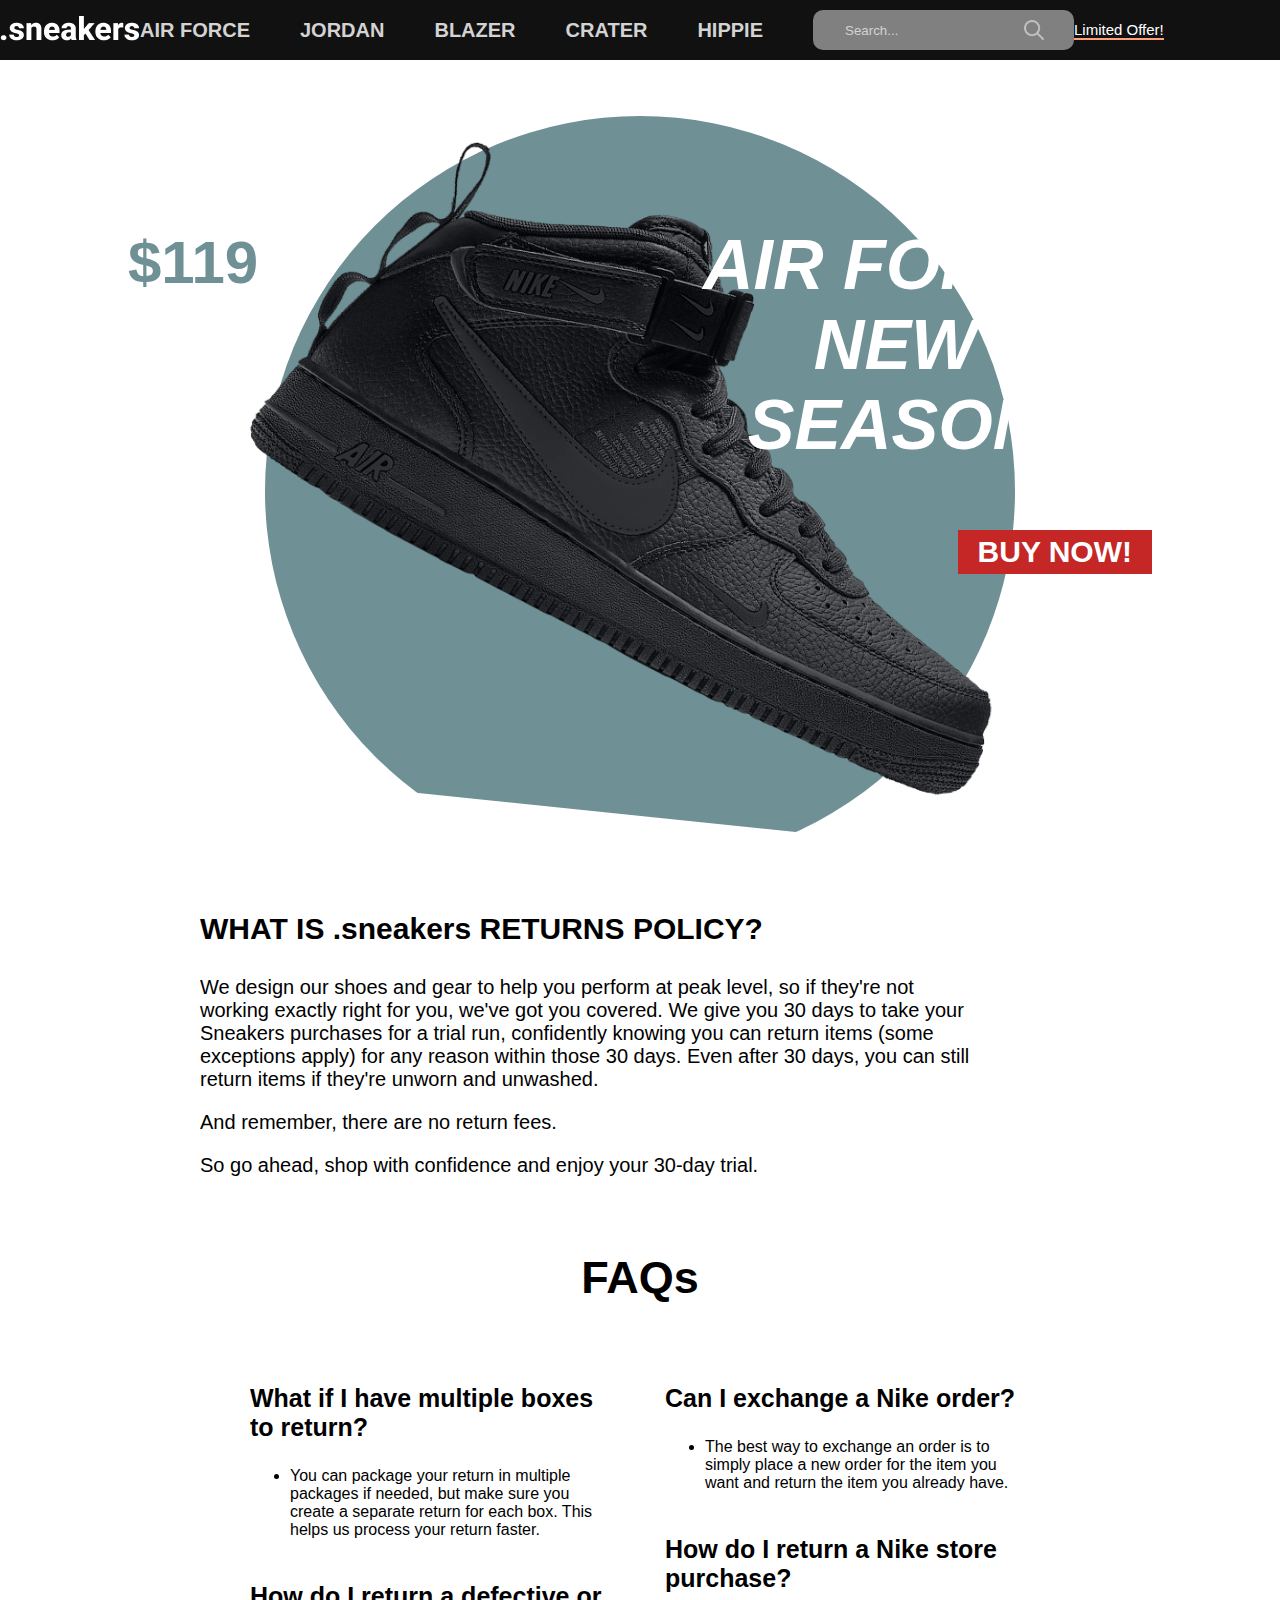
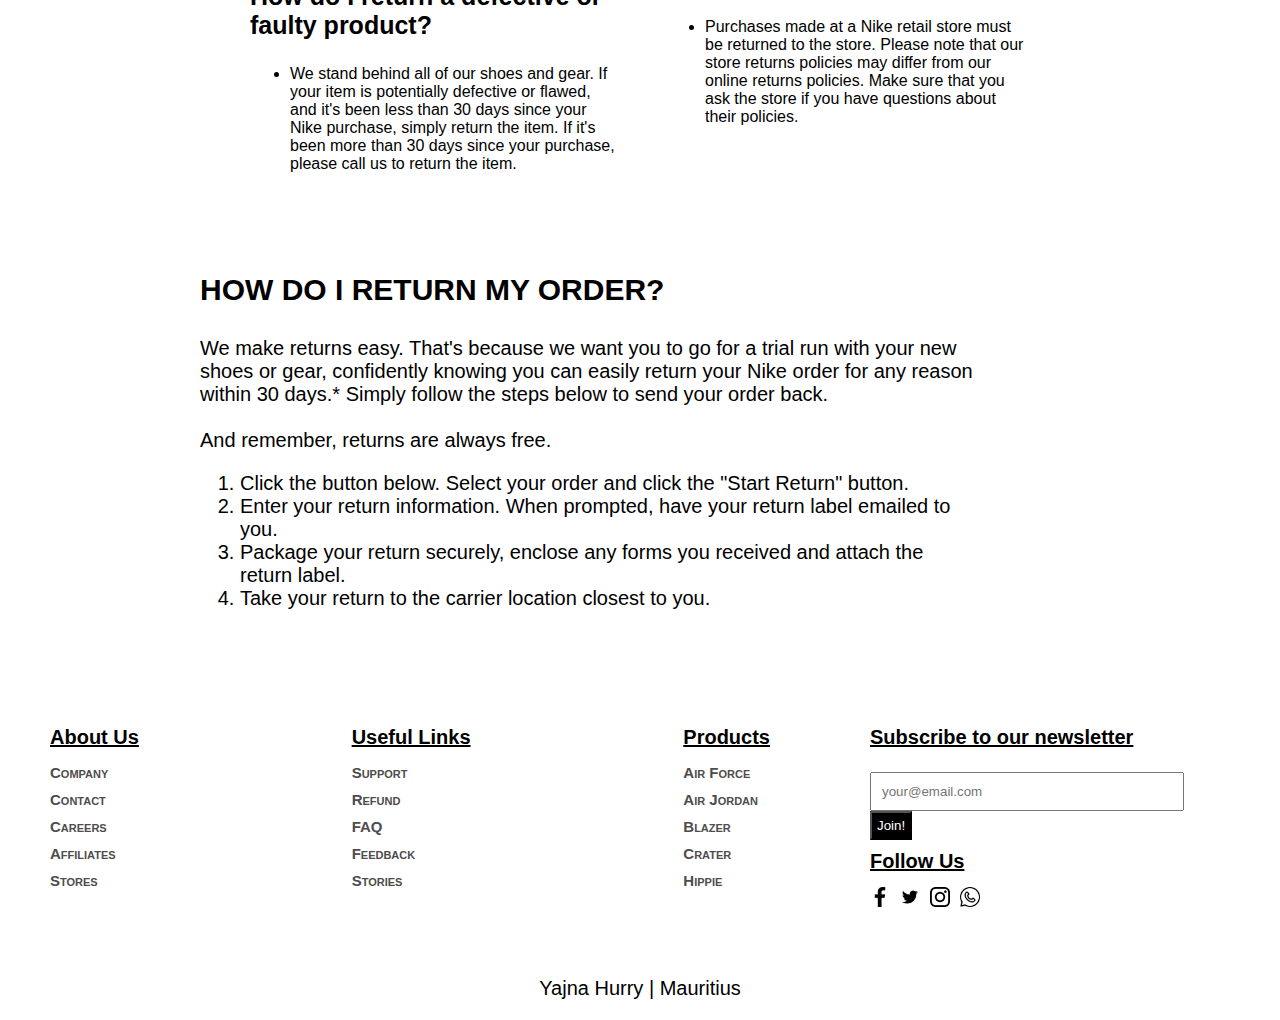
<file: 30_days_return.html>
<!DOCTYPE html>

<html lang="en">

<head>
    <meta charset="UTF-8">
    <meta http-equiv="X-UA-Compatible" content="IE=edge">
    <meta name="viewport" content="width=device-width, initial-scale=1.0">
    <link
        href="https://fonts.googleapis.com/css2?family=Lato:ital,wght@0,100;0,300;0,400;0,700;0,900;1,100;1,300;1,400;1,700;1,900&display=swap"
        rel="stylesheet">
        <!-- CSS only -->
        <link href="https://cdn.jsdelivr.net/npm/bootstrap@5.2.0/dist/css/bootstrap.min.css" rel="stylesheet" integrity="sha384-gH2yIJqKdNHPEq0n4Mqa/HGKIhSkIHeL5AyhkYV8i59U5AR6csBvApHHNl/vI1Bx" crossorigin="anonymous">  

        <script src="https://cdn.jsdelivr.net/npm/bootstrap@5.0.2/dist/js/bootstrap.bundle.min.js" integrity="sha384-MrcW6ZMFYlzcLA8Nl+NtUVF0sA7MsXsP1UyJoMp4YLEuNSfAP+JcXn/tWtIaxVXM" crossorigin="anonymous"></script>
    
    <link rel="stylesheet" href="style.css">

    <title>Shoe Store</title>
</head>

<body>
    <nav id="nav" class="container-fluid w-100 justify-content-around align-items-center">
        <div class="navItem">
            <img src="./image/sneakers.png" alt="">
        </div>
        

        <div class="navBottom">
            <h3 class="menuItem">AIR FORCE</h3>
            <h3 class="menuItem">JORDAN</h3>
            <h3 class="menuItem">BLAZER</h3>
            <h3 class="menuItem">CRATER</h3>
            <h3 class="menuItem">HIPPIE</h3>
        </div>
        <div class="navItem">
            <div class="search">
                <input type="text" placeholder="Search..." class="searchInput" >
                <img src="./image/search.png" width="20" height="20" alt="" class="searchIcon">
            </div>
        </div>
        <div class="navItem">
            <span class="limitedOffer">Limited Offer!</span>
        </div>
    </nav>

    <div class="slider">
        <div class="sliderWrapper">
            <div class="sliderItem">
                <img src="./image/air.png" alt="" class="sliderImg" height="700px" width="780px">
                <div class="sliderBg"></div>
                <h1 class="sliderTitle">AIR FORCE</br> NEW</br> SEASON</h1>
                <h2 class="sliderPrice">$119</h2>
                <a href="#product">
                    <button class="buyButton">BUY NOW!</button>
                </a>
            </div>

            <div class="sliderItem">
                <img src="./image/jordan.png" alt="" class="sliderImg" height="700px" width="780px">
                <div class="sliderBg"></div>
                <h1 class="sliderTitle">AIR JORDAN</br> NEW</br> SEASON</h1>
                <h2 class="sliderPrice">$149</h2>
                <a href="#product">
                    <button class="buyButton">BUY NOW!</button>
                </a>
            </div>

            <div class="sliderItem">
                <img src="./image/blazer.png" alt="" class="sliderImg" height="700px" width="780px">
                <div class="sliderBg"></div>
                <h1 class="sliderTitle">BLAZER</br> NEW</br> SEASON</h1>
                <h2 class="sliderPrice">$109</h2>
                <a href="#product">
                    <button class="buyButton">BUY NOW!</button>
                </a>
            </div>

            <div class="sliderItem">
                <img src="./image/crater.png" alt="" class="sliderImg">
                <div class="sliderBg"></div>
                <h1 class="sliderTitle">CRATER</br> NEW</br> SEASON</h1>
                <h2 class="sliderPrice">$129</h2>
                <a href="#product">
                    <button class="buyButton">BUY NOW!</button>
                </a>
            </div>

            <div class="sliderItem">
                <img src="./image/hippie.png" alt="" class="sliderImg">
                <div class="sliderBg"></div>
                <h1 class="sliderTitle">HIPPIE</br> NEW</br> SEASON</h1>
                <h2 class="sliderPrice">$99</h2>
                <a href="#product">
                    <button class="buyButton">BUY NOW!</button>
                </a>
            </div>
        </div>
    </div>

    
<!-- First Grid -->
    
<div>
    <p class="return">
        WHAT IS .sneakers RETURNS POLICY?
    </p>

    <p class="para">
        We design our shoes and gear to help you perform at peak level, 
        so if they're not working exactly right for you, we've got you covered. 
        We give you 30 days to take your Sneakers purchases for a trial run, confidently knowing you can return items 
        (some exceptions apply) for any reason within those 30 days. Even after 30 days, you can still return items if they're unworn and unwashed.
    </p>

    <p class="para">And remember, there are no return fees.</p>

    <p class="para">So go ahead, shop with confidence and enjoy your 30-day trial.</p>

    <p class="faqs">
        FAQs
    </p>
</div>
    <div class="wrapper">
        
        <section class="first_section">
            
            <p class="title">What if I have multiple boxes to return?</p>

            <ul>
                <li>You can package your return in multiple packages if needed, 
                    but make sure you create a separate return for each box. 
                    This helps us process your return faster.</li><br>
            </ul>

            

            <p class="title">How do I return a defective or faulty product?</p>

            <ul>
                <li>We stand behind all of our shoes and gear. If your item is potentially defective or flawed, 
                    and it's been less than 30 days since your Nike purchase, simply return the item. 
                    If it's been more than 30 days since your purchase, please call us to return the item.</li>
            </ul>

            <br>
        </section>
        <section class="second_section">

            <p class="title">Can I exchange a Nike order?</p>

            <ul>
                <li>The best way to exchange an order is to simply place a new order for the item you want and return the item you already have.</li><br>
            </ul>

            <p class="title">How do I return a Nike store purchase?</p>

            <ul>
                <li>Purchases made at a Nike retail store must be returned to the store. 
                    Please note that our store returns policies may differ from our online returns policies. 
                    Make sure that you ask the store if you have questions about their policies.</li><br>
            </ul>

        </section>
    </div>
    <br>
    <br>

    <div>
        <p class="return">
            HOW DO I RETURN MY ORDER?
        </p>

        <p class="para">
            We make returns easy. That's because we want you to go for a trial run with your new shoes or gear, 
            confidently knowing you can easily return your Nike order for any reason within 30 days.* 
            Simply follow the steps below to send your order back.
            <br>
            <br>
            And remember, returns are always free.

            <ol class="para">
                <li>
                    Click the button below. Select your order and click the "Start Return" button.
                </li>

                <li>
                    Enter your return information. When prompted, have your return label emailed to you.
                </li>

                <li>
                    Package your return securely, enclose any forms you received and attach the return label.
                </li>

                <li>
                    Take your return to the carrier location closest to you.
                </li>
            </ol>
        </p>
        <br>
        <br>
    </div>



    <footer>
        <div class="footerLeft">

            <div class="footerMenu">
                <h1 class="fMenuTitle">About Us</h1>
                <ul class="fList">
                    <li class="fListItem">Company</li>
                    <li class="fListItem">Contact</li>
                    <li class="fListItem">Careers</li>
                    <li class="fListItem">Affiliates</li>
                    <li class="fListItem">Stores</li>
                </ul>
            </div>

            <div class="footerMenu">
                <h1 class="fMenuTitle">Useful Links</h1>
                <ul class="fList">
                    <li class="fListItem">Support</li>
                    <li class="fListItem">Refund</li>
                    <li class="fListItem">FAQ</li>
                    <li class="fListItem">Feedback</li>
                    <li class="fListItem">Stories</li>
                </ul>
            </div>

            <div class="footerMenu">
                <h1 class="fMenuTitle">Products</h1>
                <ul class="fList">
                    <li class="fListItem">Air Force</li>
                    <li class="fListItem">Air Jordan</li>
                    <li class="fListItem">Blazer</li>
                    <li class="fListItem">Crater</li>
                    <li class="fListItem">Hippie</li>
                </ul>
            </div>
        </div>
        
        
        <div class="footerRight">
            <div class="footerRightMenu">
                <h1 class="fMenuTitle">Subscribe to our newsletter</h1>
                <div class="fMail">
                    <input type="text" placeholder="your@email.com" class="fInput">
                    <button class="fButton">Join!</button>
                </div>
            </div>
            <div class="footerRightMenu">
                <h1 class="fMenuTitle">Follow Us</h1>
                <div class="fIcons">
                    <img src="./image/facebook.png" alt="" class="fIcon">
                    <img src="./image/twitter.png" alt="" class="fIcon">
                    <img src="./image/instagram.png" alt="" class="fIcon">
                    <img src="./image/whatsapp.png" alt="" class="fIcon">
                </div>
            </div>
        </div>
    </footer>

    <div>
        <p class="copyright">Yajna Hurry | Mauritius</p>
    </div>

<script src="./script.js"></script>

</body>
</html>
</file>
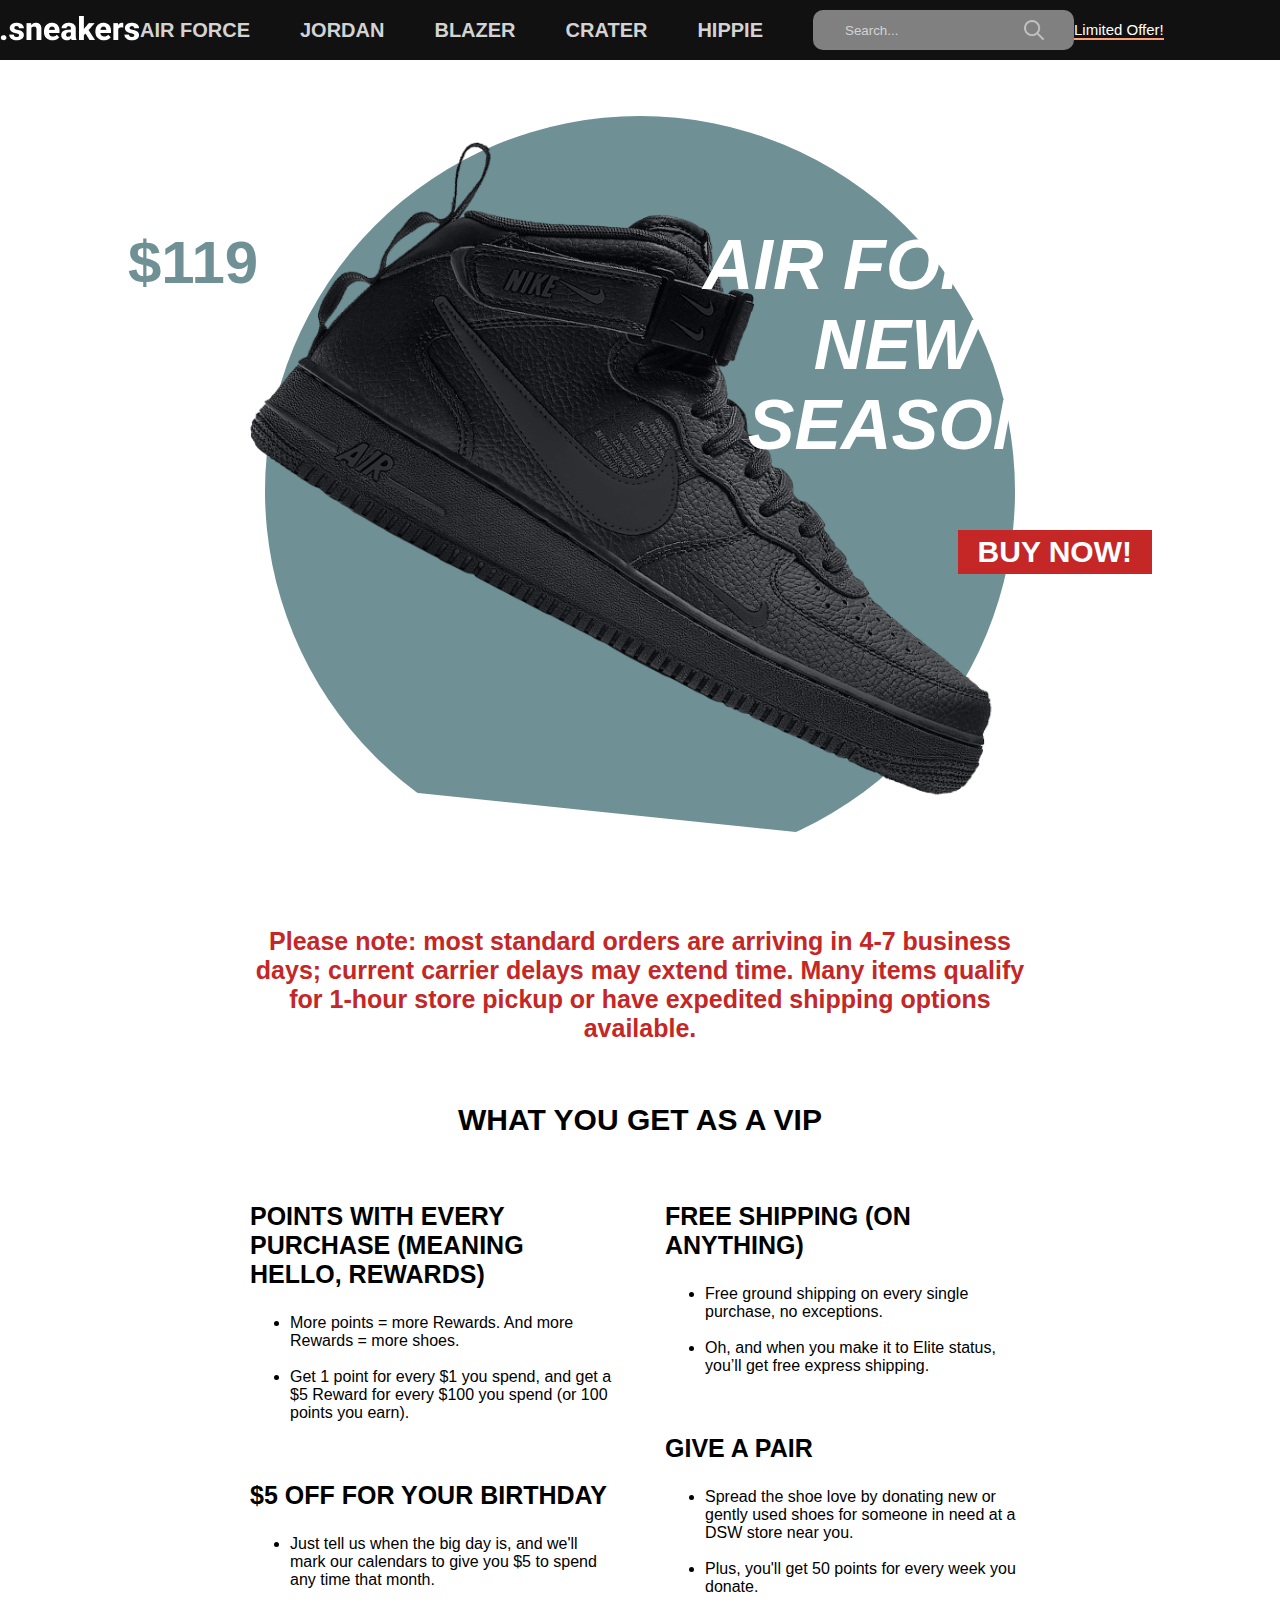
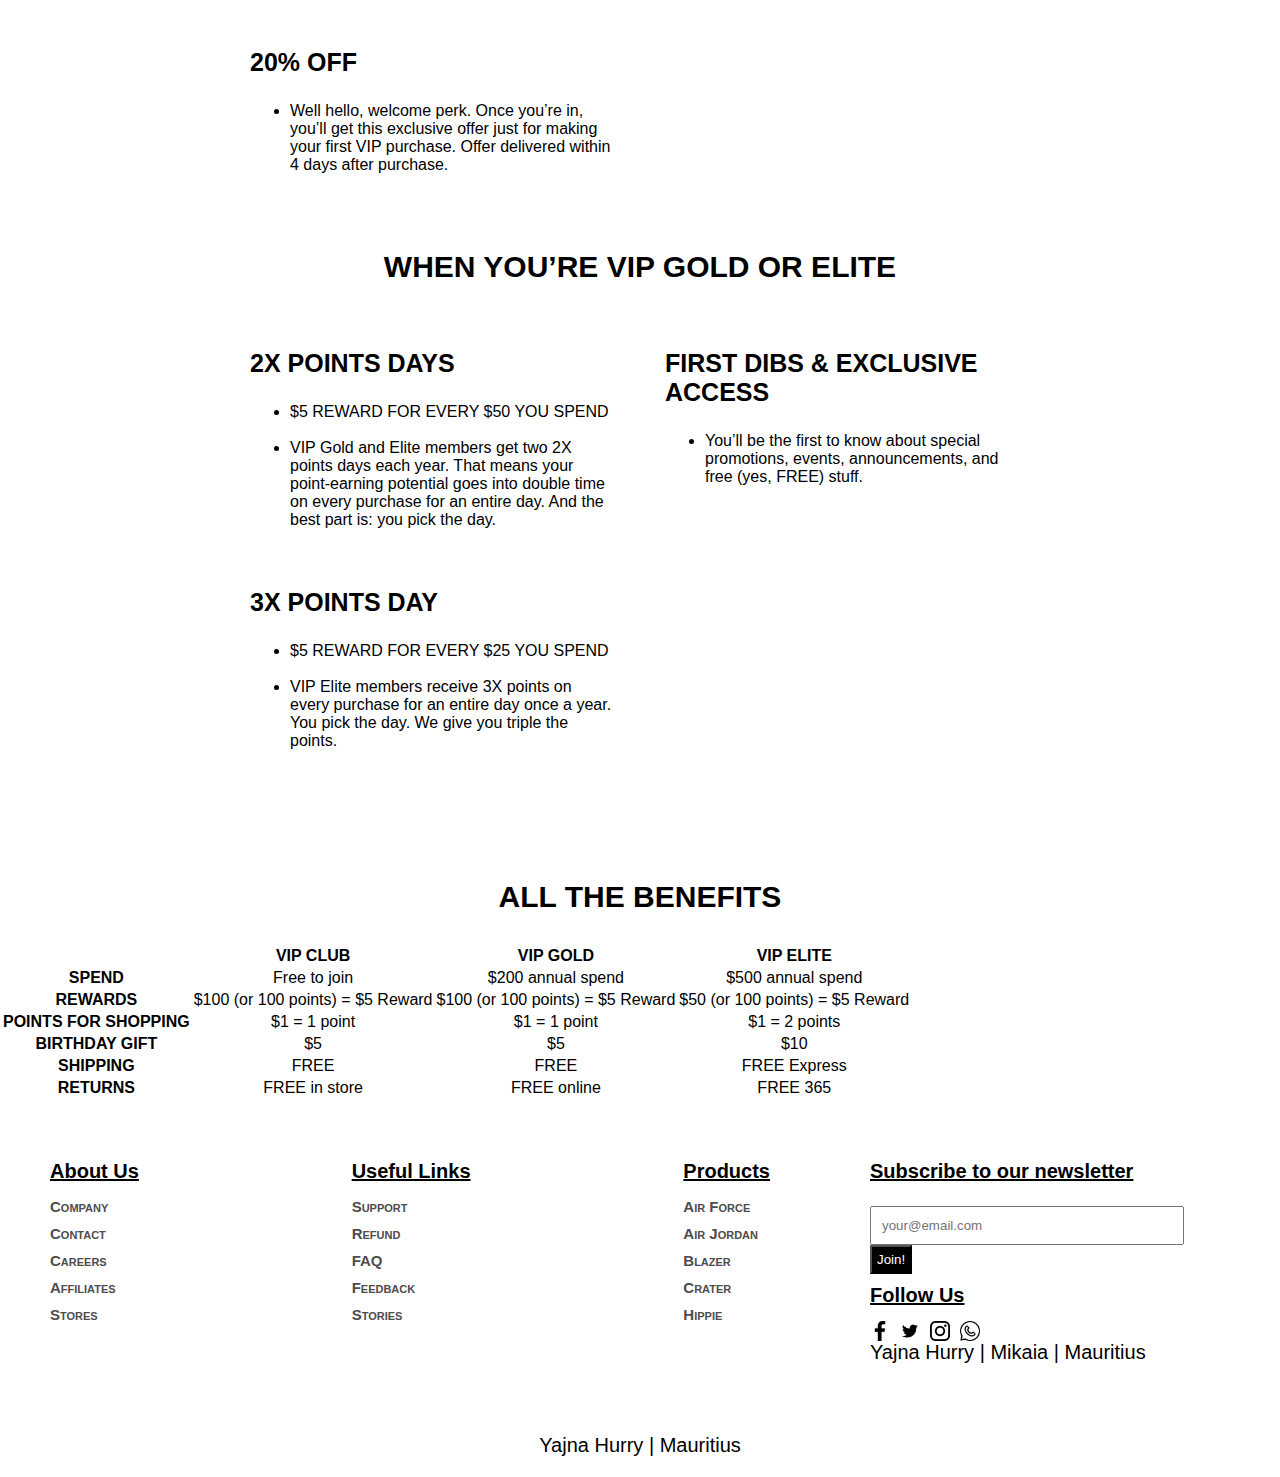
<file: Free_shipping.html>
<!DOCTYPE html>

<html lang="en">

<head>
    <meta charset="UTF-8">
    <meta http-equiv="X-UA-Compatible" content="IE=edge">
    <meta name="viewport" content="width=device-width, initial-scale=1.0">
    <link
        href="https://fonts.googleapis.com/css2?family=Lato:ital,wght@0,100;0,300;0,400;0,700;0,900;1,100;1,300;1,400;1,700;1,900&display=swap"
        rel="stylesheet">
        <!-- CSS only -->
        <link href="https://cdn.jsdelivr.net/npm/bootstrap@5.2.0/dist/css/bootstrap.min.css" rel="stylesheet" integrity="sha384-gH2yIJqKdNHPEq0n4Mqa/HGKIhSkIHeL5AyhkYV8i59U5AR6csBvApHHNl/vI1Bx" crossorigin="anonymous">  

        <script src="https://cdn.jsdelivr.net/npm/bootstrap@5.0.2/dist/js/bootstrap.bundle.min.js" integrity="sha384-MrcW6ZMFYlzcLA8Nl+NtUVF0sA7MsXsP1UyJoMp4YLEuNSfAP+JcXn/tWtIaxVXM" crossorigin="anonymous"></script>
    
    <link rel="stylesheet" href="style.css">

    <title>Shoe Store</title>
</head>

<body>
    <nav id="nav" class="container-fluid w-100 justify-content-around align-items-center">
        <div class="navItem">
            <img src="./image/sneakers.png" alt="">
        </div>
        

        <div class="navBottom">
            <h3 class="menuItem">AIR FORCE</h3>
            <h3 class="menuItem">JORDAN</h3>
            <h3 class="menuItem">BLAZER</h3>
            <h3 class="menuItem">CRATER</h3>
            <h3 class="menuItem">HIPPIE</h3>
        </div>
        <div class="navItem">
            <div class="search">
                <input type="text" placeholder="Search..." class="searchInput" >
                <img src="./image/search.png" width="20" height="20" alt="" class="searchIcon">
            </div>
        </div>
        <div class="navItem">
            <span class="limitedOffer">Limited Offer!</span>
        </div>
    </nav>

    <div class="slider">
        <div class="sliderWrapper">
            <div class="sliderItem">
                <img src="./image/air.png" alt="" class="sliderImg" height="700px" width="780px">
                <div class="sliderBg"></div>
                <h1 class="sliderTitle">AIR FORCE</br> NEW</br> SEASON</h1>
                <h2 class="sliderPrice">$119</h2>
                <a href="#product">
                    <button class="buyButton">BUY NOW!</button>
                </a>
            </div>

            <div class="sliderItem">
                <img src="./image/jordan.png" alt="" class="sliderImg" height="700px" width="780px">
                <div class="sliderBg"></div>
                <h1 class="sliderTitle">AIR JORDAN</br> NEW</br> SEASON</h1>
                <h2 class="sliderPrice">$149</h2>
                <a href="#product">
                    <button class="buyButton">BUY NOW!</button>
                </a>
            </div>

            <div class="sliderItem">
                <img src="./image/blazer.png" alt="" class="sliderImg" height="700px" width="780px">
                <div class="sliderBg"></div>
                <h1 class="sliderTitle">BLAZER</br> NEW</br> SEASON</h1>
                <h2 class="sliderPrice">$109</h2>
                <a href="#product">
                    <button class="buyButton">BUY NOW!</button>
                </a>
            </div>

            <div class="sliderItem">
                <img src="./image/crater.png" alt="" class="sliderImg">
                <div class="sliderBg"></div>
                <h1 class="sliderTitle">CRATER</br> NEW</br> SEASON</h1>
                <h2 class="sliderPrice">$129</h2>
                <a href="#product">
                    <button class="buyButton">BUY NOW!</button>
                </a>
            </div>

            <div class="sliderItem">
                <img src="./image/hippie.png" alt="" class="sliderImg">
                <div class="sliderBg"></div>
                <h1 class="sliderTitle">HIPPIE</br> NEW</br> SEASON</h1>
                <h2 class="sliderPrice">$99</h2>
                <a href="#product">
                    <button class="buyButton">BUY NOW!</button>
                </a>
            </div>
        </div>
    </div>

    <div>
        <p class="warning">
        Please note: most standard orders are arriving in 4-7 business days; current carrier delays may extend time. 
        Many items qualify for 1-hour store pickup or have expedited shipping options available.
        </p>
    </div>
<!-- First Grid -->
    <div>
        <p class="returns">
           WHAT YOU GET AS A VIP
        </p>
    </div>

    <div class="wrapper">
        
        <section class="first_section">
            <p class="title">POINTS WITH EVERY PURCHASE (MEANING HELLO, REWARDS)</p>

            <ul>
                <li>More points = more Rewards. And more Rewards = more shoes.</li><br>
                <li>Get 1 point for every $1 you spend, and get a $5 Reward for every $100 you spend (or 100 points you earn).</li>
            </ul>

            <br>

            <p class="title">$5 OFF FOR YOUR BIRTHDAY</p>

            <ul>
                <li>Just tell us when the big day is, and we'll mark our calendars to give you $5 to spend any time that month.</li>
            </ul>

            <br>

            <p class="title">20% OFF</p>

            <ul>
                <li>Well hello, welcome perk. Once you’re in, you’ll get this exclusive offer just for making your first VIP purchase. 
                    Offer delivered within 4 days after purchase.</li>
            </ul>
        </section>
        <section class="second_section">
            
            <p class="title">FREE SHIPPING (ON ANYTHING)</p>

            <ul>
                <li>Free ground shipping on every single purchase, no exceptions.</li><br>
                <li>Oh, and when you make it to Elite status, you’ll get free express shipping.</li>
            </ul>

            <br>

            <p class="title">GIVE A PAIR</p>

            <ul>
                <li>Spread the shoe love by donating new or gently used shoes for someone in need at a DSW store near you.</li><br>
                <li>Plus, you'll get 50 points for every week you donate.</li>
            </ul>
        </section>
    </div>

    <!-- Second Grid -->
    <div>
        <p class="returns">
            WHEN YOU’RE VIP GOLD OR ELITE
        </p>
    </div>

    <div class="wrapper">
        
        <section class="first_section">
            <p class="title">2X POINTS DAYS</p>

            <ul>
                <li>$5 REWARD FOR EVERY $50 YOU SPEND</li><br>
                <li>VIP Gold and Elite members get two 2X points days each year. 
                    That means your point-earning potential goes into double time on every purchase for an entire day. 
                    And the best part is: you pick the day.</li>
            </ul>

            <br>

            <p class="title">3X POINTS DAY</p>

            <ul>
                <li>$5 REWARD FOR EVERY $25 YOU SPEND</li><br>
                <li>VIP Elite members receive 3X points on every purchase for an entire day once a year. You pick the day. We give you triple the points.</li>
            </ul>
            
        </section>
        <section class="second_section">
            <p class="title">FIRST DIBS & EXCLUSIVE ACCESS</p>

            <ul>
                <li>You’ll be the first to know about special promotions, events, announcements, and free (yes, FREE) stuff.</li>
            </ul>
        </section>
    </div>
    <br>
    <br>
    <br>

    <p class="returns">ALL THE BENEFITS</p>

    <div class="container">
        <div class="row">
        <table class="table table-striped table-dark">
        <thead>
          <tr>
            <th scope="col"></th>
            <th scope="col">VIP CLUB</th>
            <th scope="col">VIP GOLD</th>
            <th scope="col">VIP ELITE</th>
          </tr>
        </thead>
        <tbody>
          <!-- ROW 1 -->
          <tr>
            <th scope="row">SPEND</th>
            <td>Free to join</td>
            <td>$200 annual spend</td>
            <td>$500 annual spend</td>
          </tr>
          <!-- ROW 2 -->
          <tr>
            <th scope="row">REWARDS</th>
            <td>$100 (or 100 points) = $5 Reward</td>
            <td>$100 (or 100 points) = $5 Reward</td>
            <td>$50 (or 100 points) = $5 Reward</td>
          </tr>
          <!-- ROW 3 -->
          <tr>
            <th scope="row">POINTS FOR SHOPPING	</th>
            <td>$1 = 1 point</td>
            <td>$1 = 1 point</td>
            <td>$1 = 2 points</td>
          </tr>
          <!-- ROW 4 -->
          <tr>
            <th scope="row">BIRTHDAY GIFT</th>
            <td>$5</td>
            <td>$5</td>
            <td>$10</td>
          </tr>
          <!-- ROW 5 -->
          <tr>
            <th scope="row">SHIPPING</th>
            <td>FREE</td>
            <td>FREE</td>
            <td>FREE Express</td>
          </tr>
          <!-- ROW 6 -->
          <tr>
            <th scope="row">RETURNS</th>
            <td>FREE in store</td>
            <td>FREE online</td>
            <td>FREE 365</td>
          </tr>
          
        </tbody>
      </table>
    </div>
    </div>

    <footer>
        <div class="footerLeft">

            <div class="footerMenu">
                <h1 class="fMenuTitle">About Us</h1>
                <ul class="fList">
                    <li class="fListItem">Company</li>
                    <li class="fListItem">Contact</li>
                    <li class="fListItem">Careers</li>
                    <li class="fListItem">Affiliates</li>
                    <li class="fListItem">Stores</li>
                </ul>
            </div>

            <div class="footerMenu">
                <h1 class="fMenuTitle">Useful Links</h1>
                <ul class="fList">
                    <li class="fListItem">Support</li>
                    <li class="fListItem">Refund</li>
                    <li class="fListItem">FAQ</li>
                    <li class="fListItem">Feedback</li>
                    <li class="fListItem">Stories</li>
                </ul>
            </div>

            <div class="footerMenu">
                <h1 class="fMenuTitle">Products</h1>
                <ul class="fList">
                    <li class="fListItem">Air Force</li>
                    <li class="fListItem">Air Jordan</li>
                    <li class="fListItem">Blazer</li>
                    <li class="fListItem">Crater</li>
                    <li class="fListItem">Hippie</li>
                </ul>
            </div>
        </div>
        
        
        <div class="footerRight">
            <div class="footerRightMenu">
                <h1 class="fMenuTitle">Subscribe to our newsletter</h1>
                <div class="fMail">
                    <input type="text" placeholder="your@email.com" class="fInput">
                    <button class="fButton">Join!</button>
                </div>
            </div>
            <div class="footerRightMenu">
                <h1 class="fMenuTitle">Follow Us</h1>
                <div class="fIcons">
                    <img src="./image/facebook.png" alt="" class="fIcon">
                    <img src="./image/twitter.png" alt="" class="fIcon">
                    <img src="./image/instagram.png" alt="" class="fIcon">
                    <img src="./image/whatsapp.png" alt="" class="fIcon">
                </div>
            </div>

            <div class="footerRightMenu">
                <span class="copyright">Yajna Hurry | Mikaia | Mauritius</span>
            </div>
        </div>
    </footer>

    <div>
        <p class="copyright">Yajna Hurry | Mauritius</p>
    </div>

<script src="./script.js"></script>

</body>
</html>
</file>
<file: style.css>
html {
    scroll-behavior: smooth;
}

body {
    font-family: 'Mulish', sans-serif;
    padding: 0;
    margin: 0;
}


h3 {
    font-size: 20px;
    margin: 0;
}
nav {
    background-color: #111;
    color: white;
    position: fixed;
    padding: 10px 0px;
    width: 100%;
    z-index: 100;
    display: flex;
    flex-direction: row;
    align-items: center;
    align-content: center;
}


.search {
    display: flex;
    align-items: center;
    background-color: gray;
    padding: 10px 30px;
    border-radius: 10px;
}

.searchInput {
    border: none;
    background-color: transparent;
}

.searchInput::placeholder {
    color: lightgray;
}

.limitedOffer {
    font-size: 15px;
    border-bottom: 2px solid rgb(255, 160, 122);
    cursor: pointer;
}

.navBottom {
    display: flex;
    align-items: center;
    justify-content: center;
}    

.menuItem:hover , .limitedOffer:hover{
    color: rgb(197, 38, 38) ;
}

.menuItem {
    margin-right: 50px;
    cursor: pointer;
    color: lightgray;
}

.slider {
    background: url("https://images.wallpaperscraft.com/image/single/pebbles_stones_black_144176_1280x720.jpg");
    clip-path: polygon(0 0, 100% 0, 100% 100%, 0 85%);
    overflow: hidden;
    padding-top: 100px;
}

.sliderWrapper {
    display: flex;
    width: 500vw;
    transition: all 1s ease-in-out;
}

.sliderItem {
    width: 100vw;
    display: flex;
    align-items: center;
    justify-content: center;
    position: relative;
}

.sliderBg {
    width: 750px;
    height: 750px;
    border-radius: 50%;
    position: absolute;
    /* background-color: yellow; */
}

.sliderImg{
    z-index: 1;
    
}

.sliderTitle {
    position: absolute;
    top: 10%;
    right: 15%;
    font-size: 70px;
    font-weight: 900;
    font-style: italic;
    text-align: center;
    color: white;
    z-index: 1;
}

.sliderPrice {
    position: absolute;
    top: 10%;
    left: 10%;
    font-size: 60px;
    font-weight: 800;
    text-align: center;
    color: white;
    z-index: 1;
}

.buyButton {
    padding: 5px 20px;
    position: absolute;
    top: 55%;
    right: 10%;
    font-size: 30px;
    font-weight: 750;
    color: white;
    border: none;
    background-color: rgb(197, 38, 38);
    z-index: 1000;
}

.buyButton:hover{
    background-color: rgb(154, 0, 0);;
    color: white;
}

.sliderItem:nth-child(1) .sliderBg{
background-color: rgb(111, 144, 149);
}

.sliderItem:nth-child(2) .sliderBg{
background-color: rgb(203, 162, 139);
}

.sliderItem:nth-child(3) .sliderBg{
background-color: rgb(74, 92, 118);
}

.sliderItem:nth-child(4) .sliderBg{
background-color: rgb(141, 170, 140);
}

.sliderItem:nth-child(5) .sliderBg{
    background-color: rgb(177, 158, 141);
    }

/* Slider Price */
.sliderItem:nth-child(1) .sliderPrice {
    color: rgb(111, 144, 149);
}
  .sliderItem:nth-child(2) .sliderPrice {
    color: rgb(203, 162, 139);
}
  .sliderItem:nth-child(3) .sliderPrice {
    color: rgb(74, 92, 118);
}
  .sliderItem:nth-child(4) .sliderPrice {
    color: rgb(141, 170, 140);
}
  .sliderItem:nth-child(5) .sliderPrice {
    color: rgb(177, 158, 141);
}

.features {
    display: flex;
    align-items: center;
    justify-content: space-between;
    padding: 50px;
    color: black;
}

.feature {
    display: flex;
    flex-direction: column;
    align-items: center;
    text-align: center;
}

.featureIcon {
    width: 50px;
    height: 50px;

}

.featureTitle {
    font-size: 20px;
    font-weight: 600;
    margin: 20px;
    color: black;
    text-decoration: none;
    font-weight: 400;
}

.featureDesc {
    color: gray;
    width: 50%;
}

.product {
    height: 100vh;
    background-color: whitesmoke;
    position: relative;
    clip-path: polygon(0 15%, 100% 0, 100% 100%, 0% 100%);
}

.payment{
    width: 600px;
    height: 650px;
    background-color: white;
    position: absolute;
    top: 0;
    bottom: 0;
    left: 0;
    right: 0;
    margin: auto;
    padding: 35px 50px;
    display: flex;
    flex-direction: column;
    -webkit-box-shadow: 0px 0px 13px 2px rgba(0, 0, 0, 0.3);
    box-shadow: 0px 0px 13px 2px rgba(0, 0, 0, 0.3);
    background-color: rgb(173, 43, 43);
    color: white;
    cursor: pointer;
    border-radius: 5px;
}

.close {
    width: 20px;
    height: 20px;
    position: absolute;
    background-color: gray;
    color: white;
    top: 10px;
    right: 10px;
    display: flex;
    align-items: center;
    justify-content: center;
    cursor: pointer;
    padding: 2px;
}

.payTitle {
    font-size: 20px;
    color: rgba(9, 4, 4, 0.374);
}

label {
    font-size: 14px;
    font-weight: 300;
}

.payInput {
    padding: 10px;
    margin: 10px 0px;
    border: none;
    border-bottom: 1px solid rgb(54, 52, 52);
}

.payInput::placeholder{
    color: lightgrey;
}

.cardIcons {
    display: flex;
}

.cardIcon {
    margin-right: 10px;
}

.cardInfo {
    display: flex;
    justify-content: space-between;
}

.sm{
    width: 30%;

}

.payButton {
    position: absolute;
    border: none;
    border-top: black 2px solid;
    height: 40px;
    bottom: 0;
    width: 100%;
    left: 0;
}

.productImg {
    width: 50%;
}

.productDetails {
    position: absolute;
    top: 10%;
    right: 0;
    width: 40%;
    padding: 50px;
}

.productTitle {
    font-size: 75px;
    font-weight: 900;
}

.productDesc {
    font-style: 24px;
    color: gray;
}

.colors,.sizes{
    display: flex;
    margin-bottom: 20px;
}

.color {
    width: 32px;
    height: 32px;
    border-radius: 5px;
    background-color: black;
    margin-right: 10px;
    cursor: pointer;
}

.color:last-child{
    background-color: darkblue;
}

.size{
    padding: 5px 20px;
    border: 1px solid black;
    margin-right: 10px;
    cursor: pointer;
    font-size: 20px;
}

.productButton {
    float: right;
    padding: 10px 20px;
    background-color: black;
    color: white;
    font-weight: 600;
    cursor: pointer;
}

.productButton:hover {
    background-color: whitesmoke;
    color: black;
}

.Free_shipping {
    color: white;
}

.warning {
    font-size: 25px;
    text-align: center;
    color: rgb(197, 38, 38);
    font-weight: bolder;
    margin-left: 250px;
    margin-right: 250px;
    padding-top: 20px;
}

.wrapper {
    display: grid;
    grid-template-columns: 50% 50%;
    grid-template-columns: 1fr 1fr;
    grid-column-gap: 50px;
    padding-left: 250px;
    padding-right: 250px;
    padding-top: 10px;
}

.returns {
    font-size: 30px;
    text-align: center;
    color: black;
    font-weight: 800;
    margin-left: 250px;
    margin-right: 250px;
    padding-top: 30px;
}

.title {
    font-size: 25px;
    font-weight: bold;
}

.container {
    text-align: center;
}

.gallery {
    padding: 50px;
    display: flex;
}

.galleryItem {
    flex: 1;
    padding: 50px;
    font-weight: 600;
    font-style: italic;
    text-align: left;
}

.galleryImg {
    width: 100%;
    border-radius: 2px;
    margin: 15px 0px;
}

.emphasize {
    color: rgb(197, 38, 38);
}

.newSeason {
    display: flex;
    background-color: black;
    color: white;
    align-items: center;
    justify-content: center;
    text-align: center;
}

.nsItem {
    flex: 1;

}

.nsImg {
    width: 70%;
    height: 70%;    
}

.nsTitle{
    font-size: 40px;
    font-weight: bolder;
    cursor: pointer;
}


.nsTitle:hover{
    color: rgb(197, 38, 38);
}

.nsButton {
    padding: 15px;
    font-weight: 600;
    cursor: pointer;
    color: white;
    border: none;
    margin: 10px 0px;
    background-color: rgb(197, 38, 38);
}

.nsButton:hover {
    background-color: rgb(154, 0, 0);;
    color: white;
}

footer {
    display: flex;
}

.footerLeft {
    flex: 2;
    display: flex;
    justify-content: space-between;
    padding: 50px;
}

.fMenuTitle {
    font-size: 20px;
    font-weight: bolder;
    text-decoration: underline;
    margin-top: 10px;
}



.fList {
    padding: 0;
    list-style: none;
    font-size: 15px;
    font-weight: bold;
    font-variant: small-caps;
}

.fListItem {
    margin-bottom: 10px;
    color: rgb(78, 76, 76);
    cursor: pointer;
}

.footerRight {
    flex: 1;
    padding: 50px;
    display: flex;
    flex-direction: column;
    justify-content: space-between;
}

.fInput{
    padding: 10px;
    width: 290px;
    margin-top: 10px;
}

.fButton {
    padding: 5px;
    background-color: black;
    color: white;
}

.fIcons {
    display: flex;
}

.fIcon{
    width: 20px;
    height: 20px;
    margin-right: 10px;
}

.copyright {
    font-weight: 100;
    font-size: 20px;
    text-align: center;
}

.return {
    font-weight: bolder;
    font-size: 30px;
    margin-left: 200px;
}

.para {
    font-size: 20px;
    margin-left: 200px;
    margin-right: 300px;
}

.faqs {
    font-size: 45px;
    text-align: center;
    color: black;
    font-weight: bolder;
    margin-left: 250px;
    margin-right: 250px;
    padding-top: 30px;      
}


@media screen and (max-width:600px) {
  
    nav{
        padding: 9px;
        height: 150px;
        flex-wrap: wrap;
        z-index: 10001;
      }

      .sliderPrice{
        font-size: 35px;
        margin-top: 160px;
      }

      .buyButton{
        font-size: 20px;
        
      }
    
        .search{
            display: none;
        }
    
      .buyButton{
        top: 80%;
        right: 7%;
      }

      .navBottom{
        flex-direction: row;
        overflow-x: auto;
      }
    
      .menuItem{
        margin: 20px;
        font-weight: 700;
        font-size: 20px;
      }
    
      .slider{
        clip-path: none;
        
      }
    
      .sliderImg{
        width: 95%;
        height: 95%;
      }
    
      .sliderBg{
        width: 95%;
        height: 95%;
      }
    
      .sliderTitle{
        display: none;
      }
    
      .sliderPrice{
        top: unset;
        bottom: -50;
        left: 1%;
        background-color: lightgrey;
        padding: 5px;
      }
    
    
      .features{
        flex-direction: column;
      }
    
      .product{
        clip-path: none ;
        display: flex;
        flex-direction: column;
        align-items: center;
      }
    
      .productImg{
        width: 80%;
      }
    
      .productDetails{
        width: 100%;
        padding: 0;
        display: flex;
        flex-direction: column;
        align-items: center;
        text-align: center;
        position: relative;
        top: 0;
      }
    
      .productTitle{
        font-size: 50px;
        margin: 0;
      }
    
      .gallery{
        display: none;
      }
    
      .newSeason{
        flex-direction: column;
      }
    
      .nsItem:nth-child(2){
        padding: 50px;
      }
    
      footer{
        flex-direction: column;
        align-items: center;
      }
    
      .footerLeft{
        padding: 20px;
        width: 90%;
      }
    
      .footerRight{
        padding: 20px;
        width: 90%;
        align-items: center;
        background-color: whitesmoke;
      }
    
      .payment{
        width: 90%;
        padding: 20px;
      }

      .warning {
        margin-left: -0px;
        font-size: 25px;
        text-align: center;
        color: darkred;
        font-weight: bolder;
        margin-left: 10px;
        margin-right: 10px;
        padding-top: 20px;
        font-family: 'Trebuchet MS', 'Lucida Sans Unicode', 'Lucida Grande', 'Lucida Sans', Arial, sans-serif;
      }

      .returns {
        margin-left: -0px;
        font-size: 25px;
        text-align: center;
        font-weight: bolder;
        margin-left: 10px;
        margin-right: 10px;
        padding-top: 20px;
        font-family: 'Trebuchet MS', 'Lucida Sans Unicode', 'Lucida Grande', 'Lucida Sans', Arial, sans-serif;
      }

    
        .wrapper {
        margin-left: 200px;
        font-size: 25px;
        text-align: center;
        font-weight: bolder;
        margin-left: 10px;
        margin-right: 10px;
        padding-top: 20px;
        font-family: 'Trebuchet MS', 'Lucida Sans Unicode', 'Lucida Grande', 'Lucida Sans', Arial, sans-serif;
      }


}
</file>
